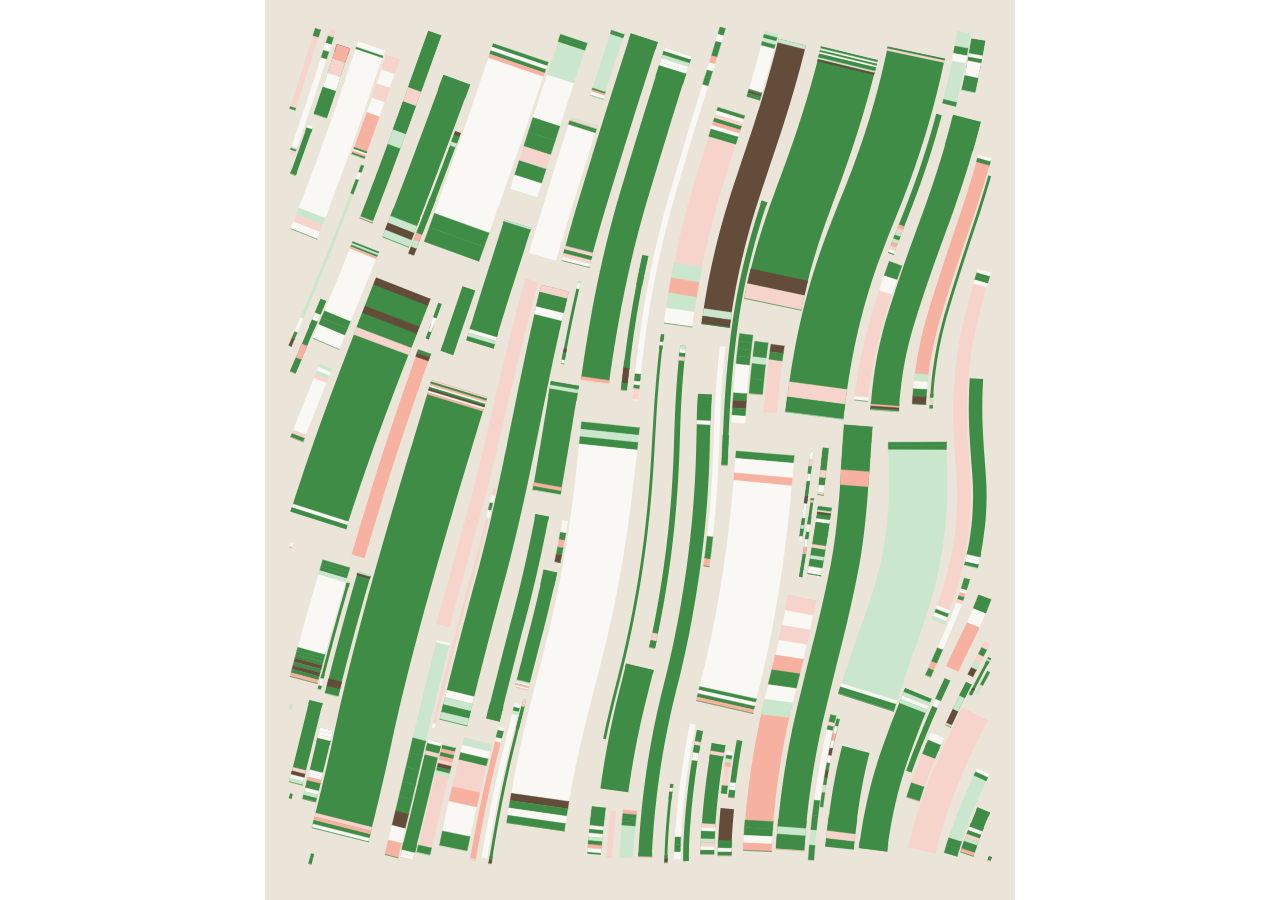
<file: examples/fidenza-503/index.html>
<html><head><style>html{height:100%}body{min-height:100%;margin:0;padding:0}canvas{padding:0;margin:auto;display:block;position:absolute;top:0;bottom:0;left:0;right:0}</style><script>let tokenData = JSON.parse(`{"tokenId":"78000503","hash":"0x24c14a7ee536bbdece36f0757939d7bc81a72ce2d3e723861e866e7c7a73f684"}`, (key, value) => key === "data" && value !== null ? value.startsWith("#web3call#") ? Object.entries(JSON.parse(atob(value.slice(10)))).reduce((acc, [k, v]) => ((acc[atob(k)] = atob(v)), acc), {}) : atob(value) : value);</script></head><body><script type="text/javascript+gzip" src="[data-uri]"></script><script src="[data-uri]"></script><script>const eps=Math.pow(2,-32),m0=32557,m1=19605,m2=62509,m3=22609,a0=33103,a1=63335,a2=31614,a3=5125,state=new Uint16Array(4),dv=new DataView(state.buffer);let _nG=null,_hNG=!1;const rnd=()=>{const a=state[0],b=state[1],c=state[2],e=state[3],f=0|a0+m0*a,g=0|a1+m0*b+(m1*a+(f>>>16)),h=0|a2+m0*c+m1*b+(m2*a+(g>>>16));state[0]=f,state[1]=g,state[2]=h,state[3]=a3+m0*e+(m1*c+m2*b)+(m3*a+(h>>>16));const i=(e<<21)+((e>>2^c)<<5)+((c>>2^b)>>11);return eps*((i>>>(e>>11)|i<<(31&-(e>>11)))>>>0)},hash32=(a,b=0)=>{const c=16,e=65535,f=255;for(var g,j=1540483477,m=a.length,n=b^m,o=0;4<=m;)g=a[o]&f|(a[++o]&f)<<8|(a[++o]&f)<<16|(a[++o]&f)<<24,g=(g&e)*j+(((g>>>c)*j&e)<<c),g^=g>>>24,g=(g&e)*j+(((g>>>c)*j&e)<<c),n=(n&e)*j+(((n>>>c)*j&e)<<c)^g,m-=4,++o;switch(m){case 3:n^=(a[o+2]&f)<<c;case 2:n^=(a[o+1]&f)<<8;case 1:n^=a[o]&f,n=(n&e)*j+(((n>>>c)*j&e)<<c);}return n^=n>>>13,n=(n&e)*j+(((n>>>16)*j&e)<<16),n^=n>>>15,n>>>0},set_seed=a=>{_hNG=!1,_nG=null;const b=~~((a.length-2)/2),c=[];for(let e=0;e<b;e++){const b=2+2*e;c.push(parseInt(a.slice(b,b+2),16))}const e=hash32(c,1690382925),f=hash32(c,72970470);dv.setUint32(0,e),dv.setUint32(4,f)},rng=(a,b)=>(void 0===b&&(b=a,a=0),rnd()*(b-a)+a),shffl=a=>{for(var b,c,e=a.length,f=[...a];e;)b=~~(rnd()*e--),c=f[e],f[e]=f[b],f[b]=c;return f},gssn=(a=0,b=1)=>{if(_hNG){_hNG=!1;var c=_nG;return _nG=null,a+b*c}var e=0,f=0,g=0;do e=2*rnd()-1,f=2*rnd()-1,g=e*e+f*f;while(1<=g||0===g);var h=Math.sqrt(-2*Math.log(g)/g);return _nG=f*h,_hNG=!0,a+b*(e*h)},nScts=10;let c,ww,wh,wr,LX,RX,TY,BY,spc,z0,z1,z2,z3,z4,z5,z6,z7,sW,sH;const dw=2e3,dh=2400,V1=1,V2=2,V3=3,V4=4,V5=5,V6=6,V7=7;function setup(){windowHeight>=1.2*windowWidth?(ww=windowWidth,wh=1.2*windowWidth):(wh=windowHeight,ww=windowHeight/1.2),wr=ww/dw,c=createCanvas(ww,wh),colorMode(HSB,360,100,100,100),set_seed(tokenData.hash),randomSeed(0),noiseSeed(0),LX=-500,RX=2500,TY=-.25*dh,BY=1.25*dh,spc=Math.floor(10),z0=2,z1=5,z2=10,z3=20,z4=40,z5=80,z6=160,z7=320,sW=dw/nScts,sH=dh/nScts}function w(a){return void 0===a?dw:dw*a}function h(a){return void 0===a?dh:dh*a}function vrtx(a,b){vertex(a*wr,b*wr)}function swght(a){strokeWeight(a*wr)}function pi(a){return Math.PI*a}function od(a){return rnd()<=a}function rscl(a,b,c,e,f){return e+(a-b)*((f-e)/(c-b))}function snp(a,b){let c=a%b;return c>.5*b?a+b-c:a-c}function adjFlw(a,b,c,e,f){for(let g=0;g<a.length;g++){const h=LX+spc*g;for(let i=0;i<a[0].length;i++){const j=TY+spc*i,k=dist(b,c,h,j);if(k<e){const b=rscl(k,0,e,f,0);a[g][i]+=b}}}}function adjFlw2(a,b,c,e,f){let g=w(1);g="low"===f?w(.25):(f="med")?w(.18):w(.12);for(let h=0;h<a.length;h++){const f=LX+spc*h;for(let i=0;i<a[0].length;i++){const j=TY+spc*i,k=dist(b,c,f,j),l=e?pi(.025):pi(-.025),m=l*sqrt(k/g);a[h][i]+=m}}}function flwP(a,b,c){const e=[];for(let f=LX;f<RX;f+=spc){const b=[];for(let e,g=TY;g<BY;g+=spc)e=a,c&&(e=angle(f,g,w(.5),h(.4))-pi(.5),d=dist(f,g,w(.5),h(.5)),e+=rscl(d,0,w(1.5),0,pi(1))),b.push(e);e.push(b)}let f=0,g=0;"none"===b?f=0:"low"===b?(f=15,g=pi(.1)):"med"===b?(f=28,g=pi(.25)):(f=45,g=pi(.45)),c&&(f=0);for(let h=0;h<f;h++){const a=rng(LX,RX),c=rng(TY,BY);if(od(.7)){const b=gssn(0,g),f=Math.max(w(.1),Math.abs(gssn(w(.35),w(.15))));adjFlw(e,a,c,f,b)}else{const f=od(.5);adjFlw2(e,a,c,f,b)}}return e}function flwL(a,b,c,e,f){const g=a.length,h=a[0].length,i=w(.007),j=[];for(let k=0;k<b.length;k++){const l=[],m=Math.abs(gssn(c,.25*c));let n=b[k][0],o=b[k][1];for(let b=0;b<m;b++){l.push([n,o]);const b=Math.floor((n-LX)/spc),c=Math.floor((o-TY)/spc);let j=e;0<=c&&c<h&&0<=b&&b<g&&(j=a[b][c]),f&&(j=snp(j,pi(.2))),n+=i*cos(j),o+=i*sin(j)}j.push(l)}return j}function offset(a,b,c,e){return[a+e*cos(c),b+e*sin(c)]}function angle(b,c,e,f){const g=atan2(f-c,e-b);return 0>g?g+pi(2):g}function pAng(a,b){return angle(a[0],a[1],b[0],b[1])}function fatTop(a,b){const c=[];for(let e=0;e<a.length-1;e++){let f=a[e],g=a[e+1];const h=pAng(f,g),i=f[0],j=f[1];c.push(offset(i,j,h-pi(.5),b))}let e=a[a.length-2],f=a[a.length-1];const g=pAng(e,f),h=f[0],i=f[1];return c.push(offset(h,i,g-pi(.5),b)),c}function fatBot(a,b){const c=[];for(let e=0;e<a.length-1;e++){let f=a[e],g=a[e+1];const h=pAng(f,g),i=f[0],j=f[1];c.push(offset(i,j,h+pi(.5),b))}let e=a[a.length-2],f=a[a.length-1];const g=pAng(e,f),h=f[0],i=f[1];return c.push(offset(h,i,g+pi(.5),b)),c}function fat(a,b){const c=fatTop(a,b),e=fatBot(a,b);return e.reverse(),c.concat(e)}function sctrs(a,b,c){const e=Math.max(0,Math.floor((a-c)/sW)),f=Math.min(nScts-1,Math.floor((a+c)/sW)),g=Math.max(0,Math.floor((b-c)/sH)),h=Math.min(nScts-1,Math.floor((b+c)/sH)),i=[];for(let j=e;j<=f;j++)for(let a=g;a<=h;a++)i.push([j,a]);return i}function cllsn(a,b,c,e,f,g){if(g&&dist(a,b,w(.5),h(.4))<=1.3*c)return!0;const j=sctrs(a,b,c);for(let h=0;h<j.length;h++){let[g,i]=j[h];const k=e[g][i];for(const g of k){const[e,h,i,j]=g;if(dist(a,b,e,h)<=c+i&&f!==j)return!0}}return!1}function cSegs(a,b,c,e,f,g,i,j,l,m,n){const o=[],p=[];for(let h=0;h<nScts;h++){const a=[];for(let b=0;b<nScts;b++)a.push([]);o.push(a)}let q=w(.03);"low"===i&&(q=w(.07));let r=w(.01);"low"===i?r=w(.02):"highAF"==i&&(r=w(.007));let s=[];for(let k=0;k<b.length;k++){y=b[k];for(let a=w(-.2);a<w(1.2);a+=r){const b=gssn(a,w(.005)),c=gssn(y,q);(!j||dist(b,c,w(.5),h(.4))>w(.07))&&s.push([b,c])}}s=shffl(s);const t=flwL(a,s,c,e,n);for(let q=0;q<t.length;q++){const a=t[q];let b=f();b=m?.65*b:b;const c=g?b+w(.03):w(-.1),e=w()-c,i=h()-(c+w(.015)),r=q;let n=[],s=!1,u=0;for(;u<a.length;){const[f,g]=a[u];if(f>=c&&f<e&&g>=c&&g<i&&(l||!cllsn(f,g,b,o,r,j))){const h=0===n.length;if(!h){for(const a of sctrs(f,g,b)){const[c,e]=a;o[c][e].push([f,g,b,r])}n.push([f,g]),s=!0,u+=1}else{const f=Math.max(2,Math.floor(b/w(.001)));let g=!0;for(let h,j=1;j<f;j++){if(h=u+j,h>=a.length){g=!1;break}const[f,k]=a[h];if(f<c||f>=e||k<c||k>=i||!l&&cllsn(f,k,b,o,r)){g=!1;break}}if(g){s=!0;for(let c=0;c<f;c++){const[c,e]=a[u];for(const a of sctrs(c,e,b)){const[f,g]=a;o[f][g].push([c,e,b,r])}n.push([c,e]),u+=1}}else u+=1,n=[]}}else s&&p.push({points:n,margin:b,id:r}),s=!1,n=[],u+=1}2<=n.length&&p.push({points:n,margin:b,id:r})}return p}function lrp(a,b,c){return a*(1-c)+b*c}function crvL(a){if(2>a.length)return 0;let b=0;for(let c=0;c<a.length-1;c++){const[e,f]=a[c],[g,h]=a[c+1];b+=dist(e,f,g,h)}return b}function lerpCrv(a,b,c){const e=a[0],f=a[a.length-1];if(0>=b)return e;if(1<=b)return f;if(2===a.length){const a=lrp(e[0],f[0],b),c=lrp(e[1],f[1],b);return[a,c]}const g=c*b;let h=0;for(let e=1;e<a.length;e++){const[b,c]=a[e-1],[f,i]=a[e],j=dist(b,c,f,i),k=h+j;if(k>g){const a=g-h,e=a/j,k=lrp(b,f,e),l=lrp(c,i,e);return[k,l]}h=k}return f}function wc(a){const b=rnd();let c=0;for(let e=0;e<a.length-1;e+=2){const f=a[e],g=a[e+1];if(c+=g,b<c)return f}return a[a.length-2]}function strokeSegment(a,b,c,e){stroke(a[0],a[1],a[2]),noFill(),swght(w(.001));const f=b/w(4e-4),g=rng(0,1e4);for(let h,i=0;i<f;i+=1){h=i/f,beginShape();let a=.013*(1-c/w(1)),b=gssn(2*a,a),j=gssn(1-2*a,a);for(let a=b;a<j;a+=.01){let b=noise(4*(a*(c/w(.25)))+g,1.5*h),f=h+.15*(.5-b);const[i,j]=e(a,f);vrtx(i,j)}endShape()}}function fSeg(a,b,c,e,f,g,h,i){fill(a[0],a[1],a[2]),b?(stroke(0,0,10),swght(w(.001))):(stroke(a[0],a[1],a[2]),swght(w(5e-4)));const j=[],k=[];for(let l=f;l<g;l+=.01)j.push(l),k.unshift(l);j.push(g),beginShape();for(const k of j){const[a,b]=lerpCrv(c,k,h);vrtx(a,b)}j.reverse();for(const k of j){const[a,b]=lerpCrv(e,k,i);vrtx(a,b)}endShape(CLOSE)}function pm1(){return z1}function pm2(){return wc([z0,.15,z1,.25,z2,.35,z3,.2,z4,.05])}function pm3(){return wc([z1,.1,z2,.2,z3,.2,z4,.3,z5,.12,z6,.08])}function pm4(){return wc([z1,.01,z2,.03,z3,.07,z4,.24,z5,.33,z6,.25,z7,.07])}function pm5(){return wc([z3,.05,z4,.2,z5,.35,z6,.3,z7,.1])}function pm6(){return wc([z5,.2,z6,.5,z7,.3])}function pm7(){return z4}function pSL(a){const b=wc([w(.002),.15,w(.004),.4,w(.008),.3,w(.016),.15]);return a===V1?.5*b:a===V2?.75*b:a===V5?1.25*b:a>=V7?2.5*b:b}function pNStps(a,b){return b?16:Math.min(1/a,wc([0,.2,1,.1,2,.15,4,.4,8,.12,16,.03]))}const wht=[40,2,98],dRed=[358,64,86],red=[358,80,82],tan=[25,40,88],midTan=[25,40,60],orng=[25,78,90],pOrng=[25,68,93],pYllw=[43,60,99],yllw=[43,90,99],pnk=[11,35,97],pPnk=[12,18,97],xGrn=[125,55,55],grn=[170,75,65],pGrn=[170,35,80],ppGrn=[160,15,85],pppGrn=[160,10,90],ppYllwGrn=[125,12,90],ppBlue=[200,15,90],pBlue=[200,35,75],blue=[210,65,55],dBlue=[220,65,35],ddBlue=[225,65,20],bgrndDBlue=[225,60,25],paleIndigo=[220,35,75],lavender=[260,14,88],pBrwn=[28,42,39],brwn=[25,45,33],dBrwn=[25,45,23],ddBrwn=[25,45,13],nwsprnt=[40,12,88],bgrndNws=[40,8,92],blk=[0,0,10],pbcDefault=function(){return bgrndNws},pcLx=function(){return wc([dRed,.05,red,.03,nwsprnt,.12,orng,.02,pYllw,.06,yllw,.06,pnk,.03,grn,.04,ppGrn,.18,ddBlue,.02,dBlue,.05,blue,.05,pBlue,.03,brwn,.17,dBrwn,.09,ddBrwn,.03])},pcLxD1=function(){return wc([dRed,.1,pYllw,.08,pnk,.13,grn,.2,ppGrn,.16,dBlue,.01,blue,.24,pBlue,.1,brwn,.02])},pcLxD2=function(){return wc([dRed,.12,red,.1,nwsprnt,.04,orng,.05,pYllw,.1,yllw,.14,pnk,.11,grn,.13,ppGrn,.05,dBlue,.01,blue,.12,pBlue,.05])},makeLxD=function(){const a=[],b=[.6,.12,.1,.05,.03,.01,.01,.01,.01,.01,.01,.01,.01,.01,.01];for(let c,e=0;15>e;e++){if(c=null,0==e)c=pcLxD1();else if(1===e){let a=c;for(;a===c;)a=pcLxD2();c=a}else c=pcLx();a.push(c),a.push(b[e])}return function(){return wc(a)}},pbcLx=function(a){return a>=V6?wc([ddBlue,.19,bgrndNws,.3,ppGrn,.15,pBlue,.05,pnk,.1,blue,.1,grn,.05,dRed,.05,pYllw,.01]):a>=V4?wc([bgrndNws,.6,pBlue,.15,pppGrn,.1,pPnk,.1,bgrndDBlue,.05]):wc([bgrndNws,.9,bgrndDBlue,.07,pppGrn,.03])},pcRad=function(){return wc([wht,.6,dRed,.05,red,.02,nwsprnt,.05,orng,.05,pYllw,.05,yllw,.03,ppGrn,.01,blue,.01,pBlue,.04,brwn,.09])},pbcRad=function(){return bgrndNws},pcBaked=function(){return wc([wht,.2,pnk,.05,pPnk,.1,xGrn,.5,ppYllwGrn,.1,pBrwn,.05])},pbcBaked=function(){return bgrndNws},pcCool=function(){return wc([nwsprnt,.13,pYllw,.01,lavender,.03,grn,.1,pppGrn,.04,ppGrn,.04,ddBlue,.11,dBlue,.15,blue,.25,pBlue,.1,brwn,.01,dBrwn,.04,ddBrwn,.02])},pbcCool=function(a){return a>=V6?wc([bgrndNws,.5,bgrndDBlue,.3,pnk,.15,blue,.05]):wc([bgrndNws,.8,bgrndDBlue,.12,blue,.06,pPnk,.02])},pcBlack=function(){return wc([bgrndNws,.15,blk,.85])},pbcBlack=function(){return bgrndNws},pcPolitique=function(){return wc([wht,.58,dRed,.02,pYllw,.2,pnk,.15,blue,.05])},pbcPolitique=function(a){return a>=V6?wc([bgrndNws,.5,ppBlue,.5]):wc([bgrndNws,.8,ppBlue,.2])},pcRetro=function(){return wc([dRed,.07,red,.03,pOrng,.05,pYllw,.02,yllw,.15,brwn,.1,dBrwn,.58])},pbcRetro=function(){return wc([nwsprnt,.7,pBlue,.2,wht,.1])},pcWhtMono=function(){return wht},pbcWhtMono=function(){return wc([dRed,.1,red,.1,nwsprnt,.01,orng,.1,pYllw,.04,yllw,.05,pnk,.1,grn,.1,ddBlue,.1,dBlue,.1,blue,.1,dBrwn,.02,ddBrwn,.02,blk,.09])},pcAM=function(){return wc([[260,20,20],.77,[240,30,35],.03,[300,10,50],.05,[180,20,30],.06,[130,20,70],.05,[5,10,80],.02,[5,40,90],.01,[40,25,90],.01])},pbcAM=function(){return[260,30,30]},pcDarkLifestyle=function(){return wc([[0,0,13],.2,[0,0,16],.48,[0,0,19],.2,[0,0,22],.1,[0,0,25],.02])},pbcDarkLifestyle=function(){return[0,0,10]},pcPartyGirl=function(){return[350,gssn(65,4),gssn(85,4)]},pbcPartyGirl=function(){return[225,70,20]},pcWhtOnCrm=function(){return wht},pbcWhtOnCrm=function(){return bgrndNws},pcGolfSocks=function(){return wc([bgrndNws,.41,[210,72,45],.15,[210,72,30],.05,[0,40,95],.07,[6,20,95],.05,[130,50,30],.2,[32,30,99],.04,[32,30,30],.03])},pbcGolfSocks=function(){return[130,20,50]},pcRose=function(){return wc([[150,8,40],.5,[160,12,25],.05,[350,60,90],.05,[350,45,80],.05,[350,80,70],.05,[6,16,100],.2,[15,26,97],.1])},pbcRose=function(){return[150,8,30]},pMnCl=function(a,b,e,f){let g=a();if(f||e<w(.015))return g;for(;g===b;)g=a();return g};function draw(){noLoop(),background(40,10,90);let a=wc([V1,.03,V2,.01,V3,.04,V5,.18,V6,.5,V7,.04,V4,.2]),b=wc(["none",.15,"low",.2,"med",.45,"high",.2]);V7===a&&(b=wc(["none",.4,"low",.3,"med",.3]));const c=wc([pi(.5),.1,pi(0),.1,pi(.25),.2,pi(.75),.2,pi(.05),.1,pi(.95),.1,pi(.45),.1,pi(.55),.1]),d=wc(["luxe",.55,"gS",.1,"rad",.09,"bkd",.05,"pltq",.05,"wM",.04,"AM",.03,"rose",.02,"blk",.02,"cool",.01,"wOC",.01,"pG",.01,"dL",.01,"lD",.01]);let e,f=null;"bkd"===d?(e=pcBaked,f=pbcBaked):"luxe"===d?(e=pcLx,f=pbcLx):"lD"===d?(e=makeLxD(),f=pbcLx):"cool"===d?(e=pcCool,f=pbcCool):"rad"===d?(e=pcRad,f=pbcRad):"pltq"===d?(e=pcPolitique,f=pbcPolitique):"retro"===d?(e=pcRetro,f=pbcRetro):"blk"===d?(e=pcBlack,f=pbcBlack):"wM"===d?(e=pcWhtMono,f=pbcWhtMono):"AM"===d?(e=pcAM,f=pbcAM):"dL"===d?(e=pcDarkLifestyle,f=pbcDarkLifestyle):"pG"===d?(e=pcPartyGirl,f=pbcPartyGirl):"wOC"===d?(e=pcWhtOnCrm,f=pbcWhtOnCrm):"gS"===d?(e=pcGolfSocks,f=pbcGolfSocks):"rose"===d?(e=pcRose,f=pbcRose):(e=pcLx,f=pbcLx);const g=a!==V7&&od(.6);let i="high";i=a===V7?"highAF":a===V6?"high":a===V1?"highAF":a===V2?wc(["high",.6,"med",.35,"low",.05]):wc(["med",.7,"high",.2,"low",.1]);const j=f(a);background(j[0],j[1],j[2]);let k=null;a===V1?k=pm1:a===V2?k=pm2:a===V3?k=pm3:a===V5?k=pm4:a===V6?k=pm5:a===V7?k=pm6:a===V4&&(k=pm7);let l=150;a===V1?l=gssn(10,10):a===V2?l=gssn(40,30):a===V3?l=gssn(90,50):a===V5?l=gssn(150,50):a===V6?l=gssn(200,50):a===V7&&(l=gssn(200,50)),l=Math.max(5,l);let m=[],n=h(.017);if(a===V1){h(.005)}else if(a===V2){h(.01)}"highAF"===i?n*=.5:"med"===i?n*=2.5:"low"===i&&(n*=5);for(let a=h(-.1);a<h(1.101);a+=n)m.push(a);m=shffl(m);const o=od(.04),p=od(.15)&&a>V1;let q=!p&&od(.3);const r=od(.025)&&"wM"!==d&&"blk"!==d&&"dL"!==d&&"pG"!==d&&"wOC"!==d,s=!r&&od(.025)&&"wM"!==d&&"blk"!==d&&"dL"!==d&&"pG"!==d&&"wOC"!==d,t=!p&&("blk"===d||"wOC"===d||od(.2)&&70<j[2]&&a>=V5&&"pG"!==d),u=od(.04),v=flwP(c,b,o),x=cSegs(v,m,l,c,k,g,i,o,s,r,u);for(const b of x){const d=b.margin;if(2<=b.points.length){noStroke();const f=pMnCl(e,j,d,t);fill(f[0],f[1],f[2]),t?(stroke(0,0,15),swght(w(.001))):noStroke();let c=z4;d===z0?c=w(7e-4):d===z1?c=w(.0019):d===z2?c=w(.0038):d===z3?c=w(.009):d===z4?c=w(.0188):d===z5?c=w(.0388):d===z6?c=w(.078):d===z7&&(c=w(.157));const g=fatTop(b.points,c),i=fatBot(b.points,c),k=fat(b.points,c),l=crvL(g),m=crvL(i);if(p)strokeSegment(f,c,l,function(a,b){const[c,d]=lerpCrv(g,a,l),[e,f]=lerpCrv(i,a,m);return[lrp(c,e,b),lrp(d,f,b)]});else{beginShape();for(const a of k)vrtx(a[0],a[1]);endShape(CLOSE);for(const b of[!0,!1]){let d=pSL(a);q&&(d=2*c);let f=d/l;f=Math.floor(f * 10000) / 10000.0;const j=pNStps(f,q);if(0<j)if(b){for(let a=0;a<j*f+.001-f;a+=f){const b=a;let c=a+f;const d=e();fSeg(d,t,g,i,b,c,l,m)}}else{for(let a=1-j*f;a<1+f;a+=f){const b=a;let c=a+f;.99<c&&1>c&&(c=1.0001);const d=e();fSeg(d,t,g,i,b,c,l,m)}}}}}}}</script></body></html>
</file>
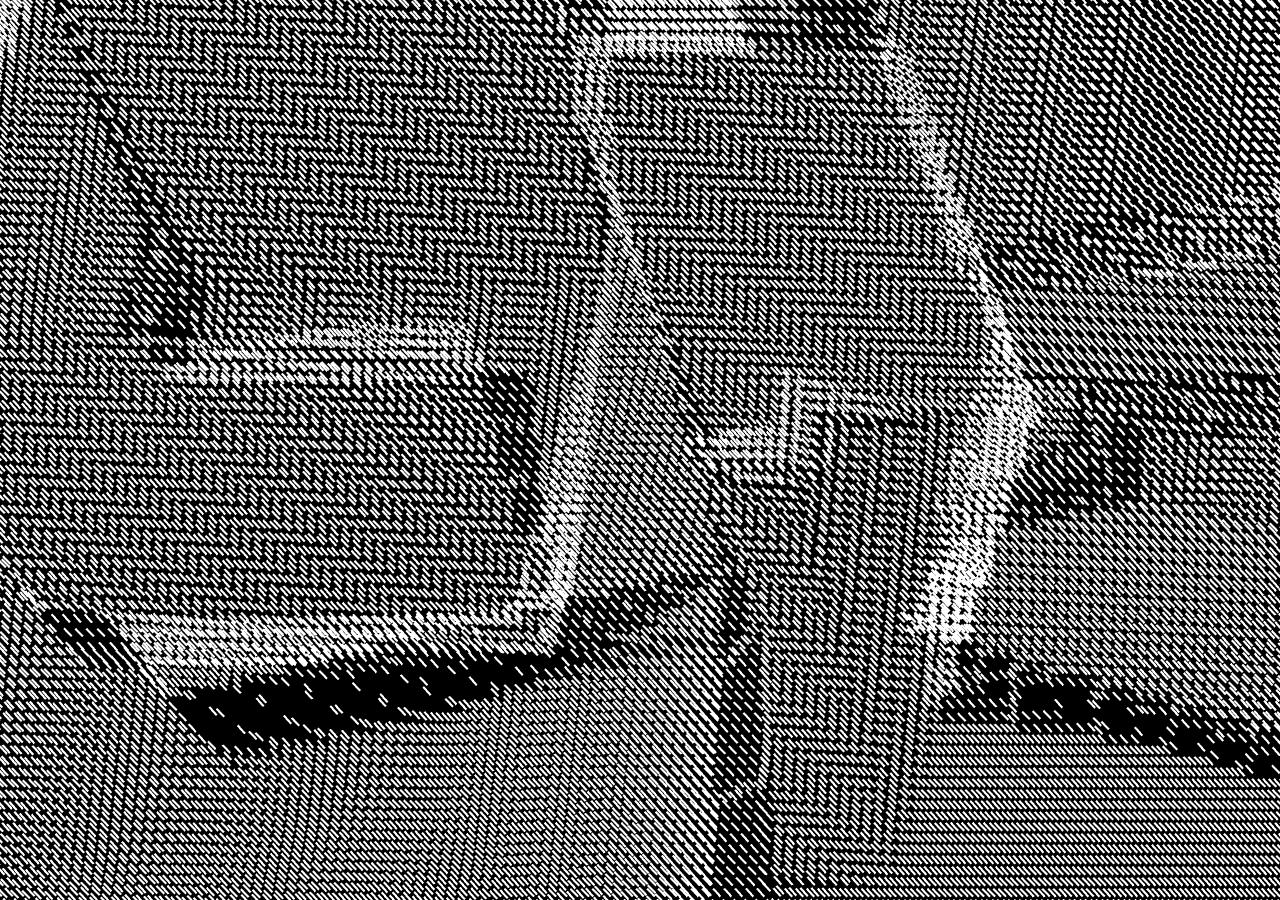
<file: examples/theres-no-distance-1/work/index.html>
<!DOCTYPE html>
<html lang="en">
  <head>
    <script src="./p5.min.js"></script>
    <script src="./fxhash.js"></script>
    <link rel="stylesheet" type="text/css" href="style.css">
    <meta charset="utf-8" />
  </head>
  <body>
    <main>
      <canvas id="nodistance"></canvas>
    </main>
    <script src="sketch.js"></script>
  </body>
</html>
</file>
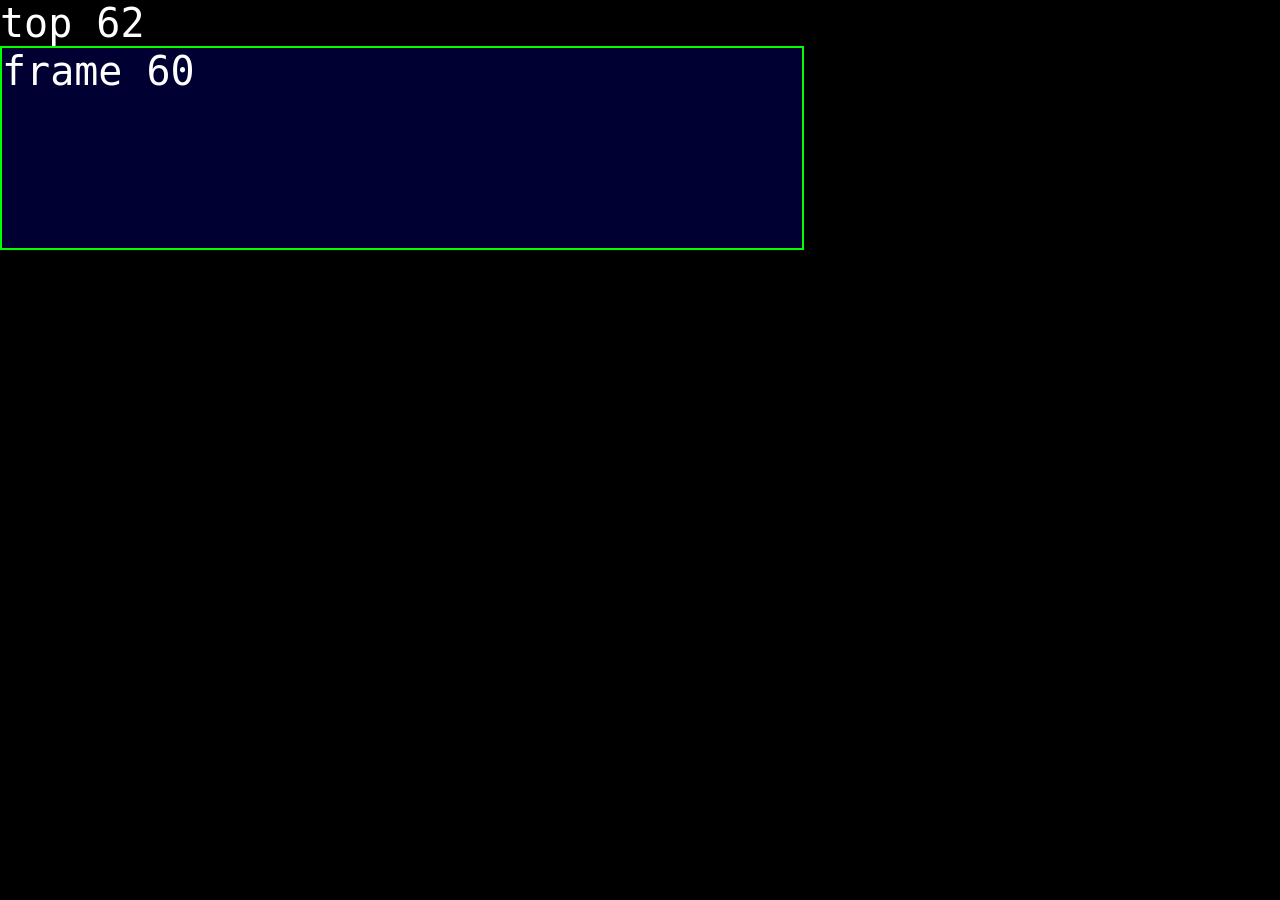
<file: tests/pages/iframe/index.html>
<body style="margin:0;background:#000;color:#fff;font:40px monospace"><div id=d>top 0</div><iframe id=f style="width:800px;height:200px;border:2px solid #0f0" srcdoc="<body style='margin:0;background:#003;color:#fff;font:40px monospace'><div id=d>frame 0</div><script>let n=0;function f(t){n++;document.getElementById('d').textContent='frame '+n;requestAnimationFrame(f)}requestAnimationFrame(f)</script>"></iframe><script>
let n=0;function f(t){n++;document.getElementById('d').textContent='top '+n;requestAnimationFrame(f)}requestAnimationFrame(f)</script></body>
</file>
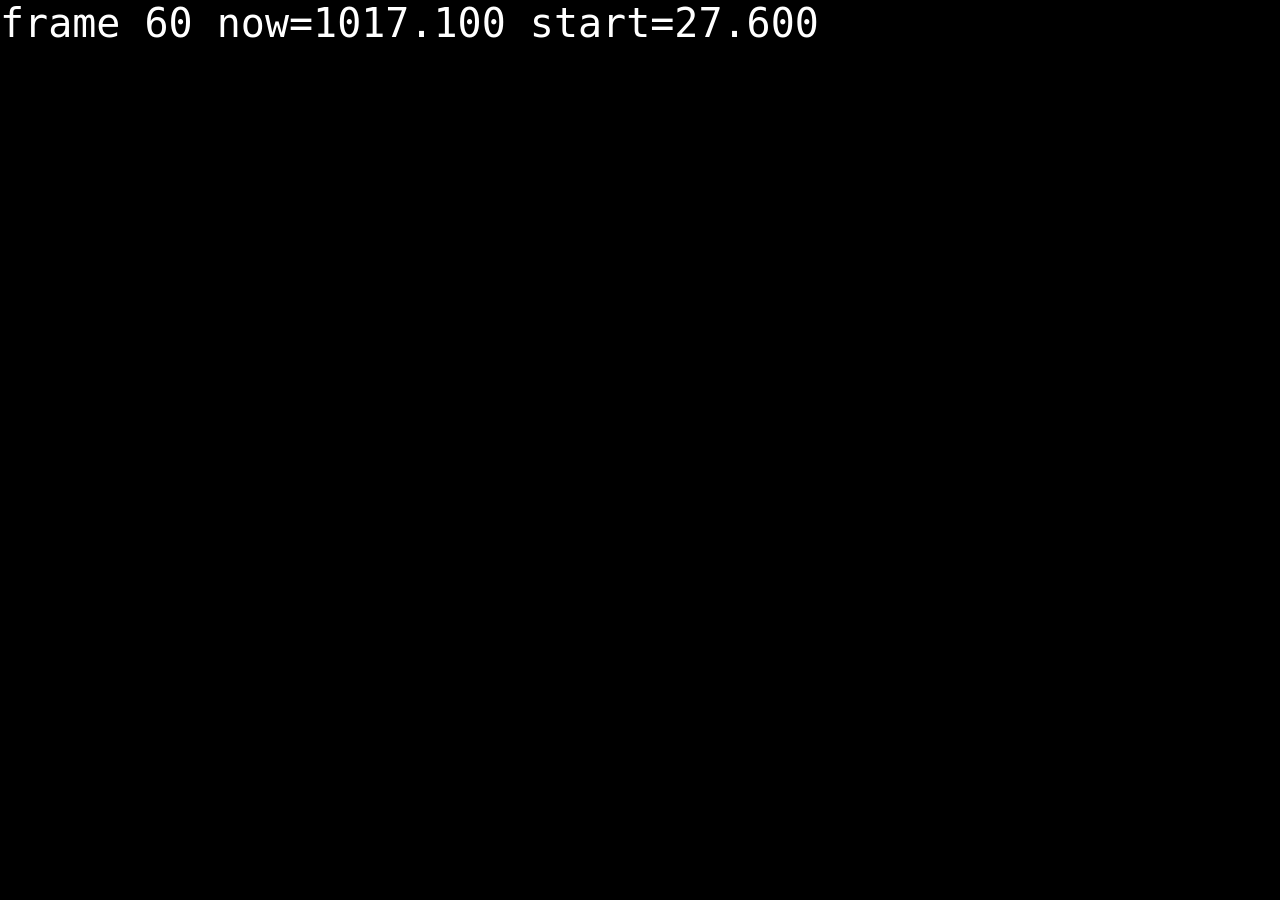
<file: tests/pages/perf/index.html>
<body style="margin:0;background:#000;color:#fff;font:40px monospace"><div id=d>0</div><script>
// a shader-style clock: the work reads performance.now() itself every frame (Han's works do this for u_time)
let n=0;const t0=performance.now();function f(){n++;const now=performance.now();document.getElementById('d').textContent='frame '+n+' now='+now.toFixed(3)+' start='+t0.toFixed(3);requestAnimationFrame(f)}requestAnimationFrame(f)</script></body>
</file>
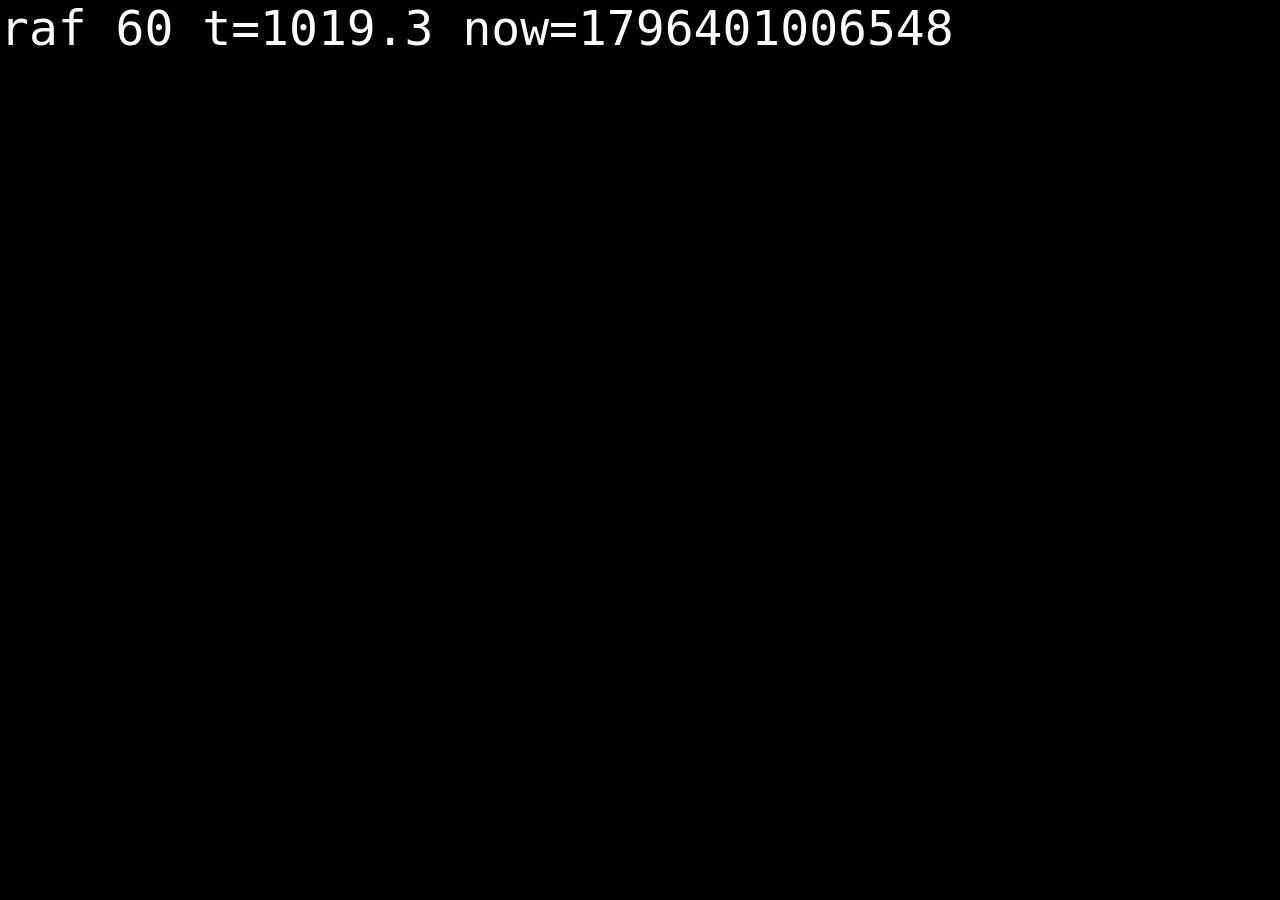
<file: tests/pages/raf/index.html>
<body style="margin:0;background:#000;color:#fff;font:48px monospace"><div id=d>0</div><script>
let n=0;function f(t){n++;document.getElementById('d').textContent='raf '+n+' t='+t.toFixed(1)+' now='+Date.now();requestAnimationFrame(f)}requestAnimationFrame(f)</script></body>
</file>
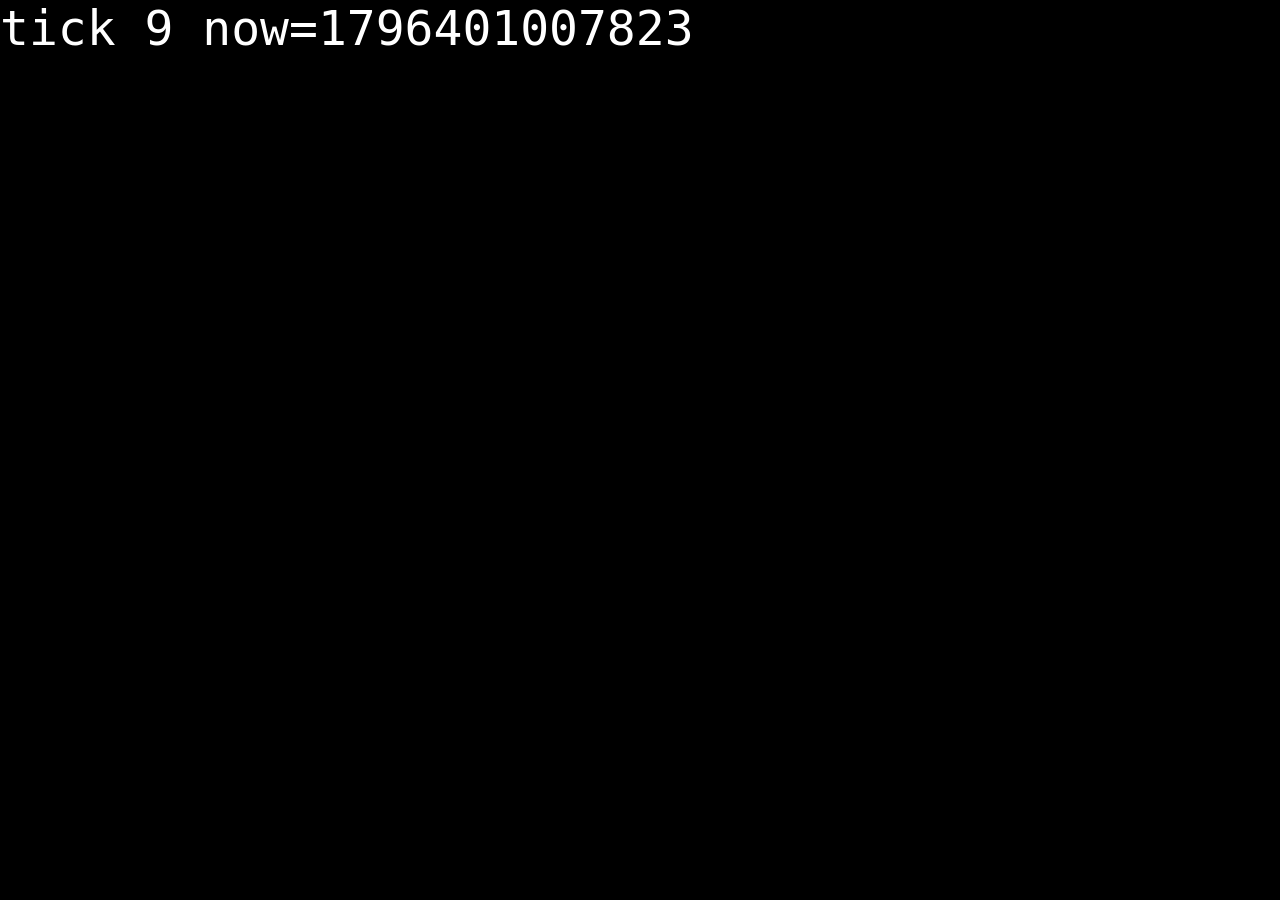
<file: tests/pages/timer/index.html>
<body style="margin:0;background:#000;color:#fff;font:48px monospace"><div id=d>0</div><script>
let n=0;setInterval(()=>{n++;document.getElementById('d').textContent='tick '+n+' now='+Date.now()},100)</script></body>
</file>
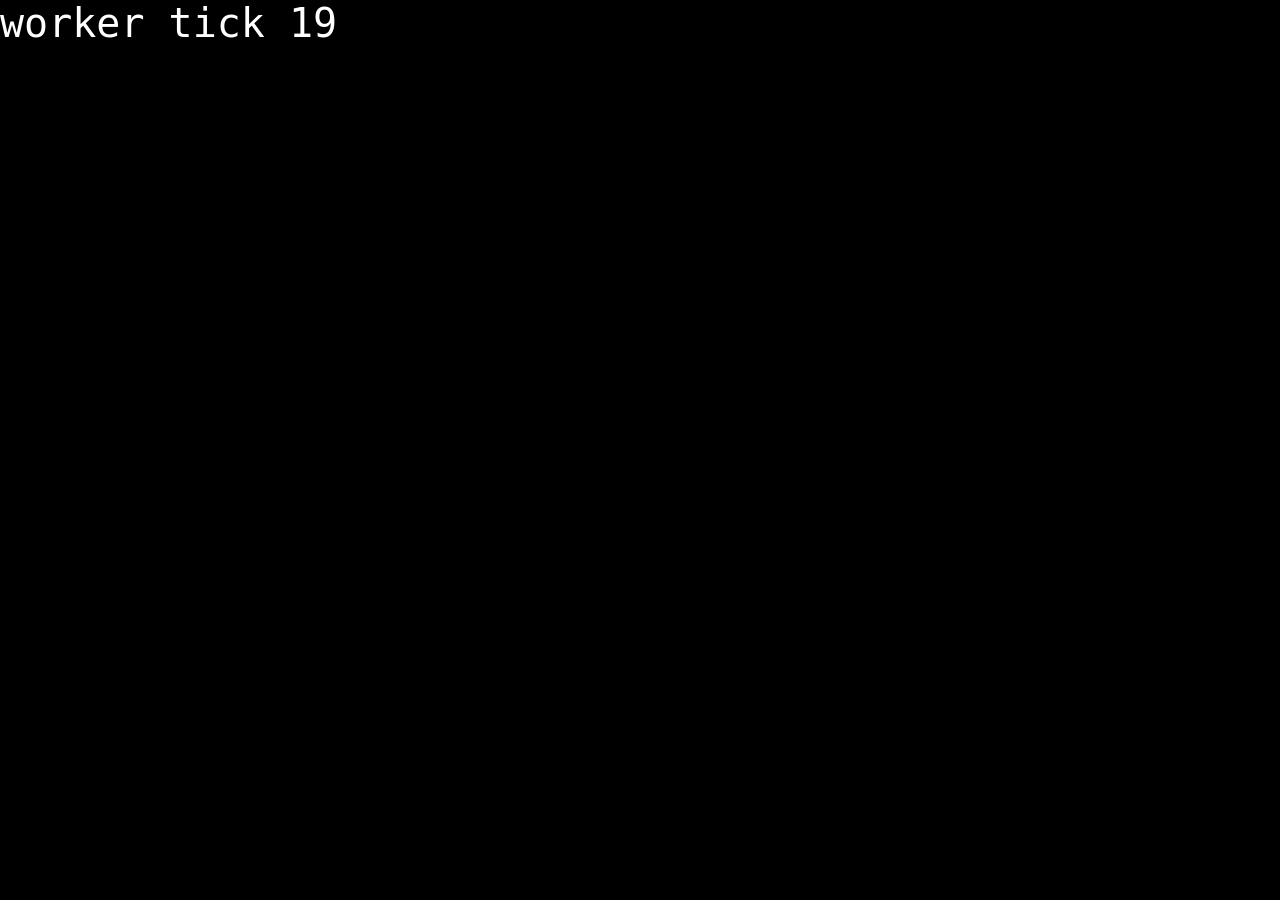
<file: tests/pages/worker/index.html>
<body style="margin:0;background:#000;color:#fff;font:40px monospace"><div id=d>no worker yet</div><script>
const w = new Worker(URL.createObjectURL(new Blob(["let n=0; setInterval(()=>postMessage(++n), 50)"], {type:"text/javascript"})));
w.onmessage = (e) => document.getElementById('d').textContent = 'worker tick ' + e.data;
</script></body>
</file>
<file: examples/theres-no-distance-1/work/style.css>
html, body {
  margin: 0;
  padding: 0;
  max-height: 100vh;
  overflow: hidden;
}
canvas {
  display: block;
}
</file>
